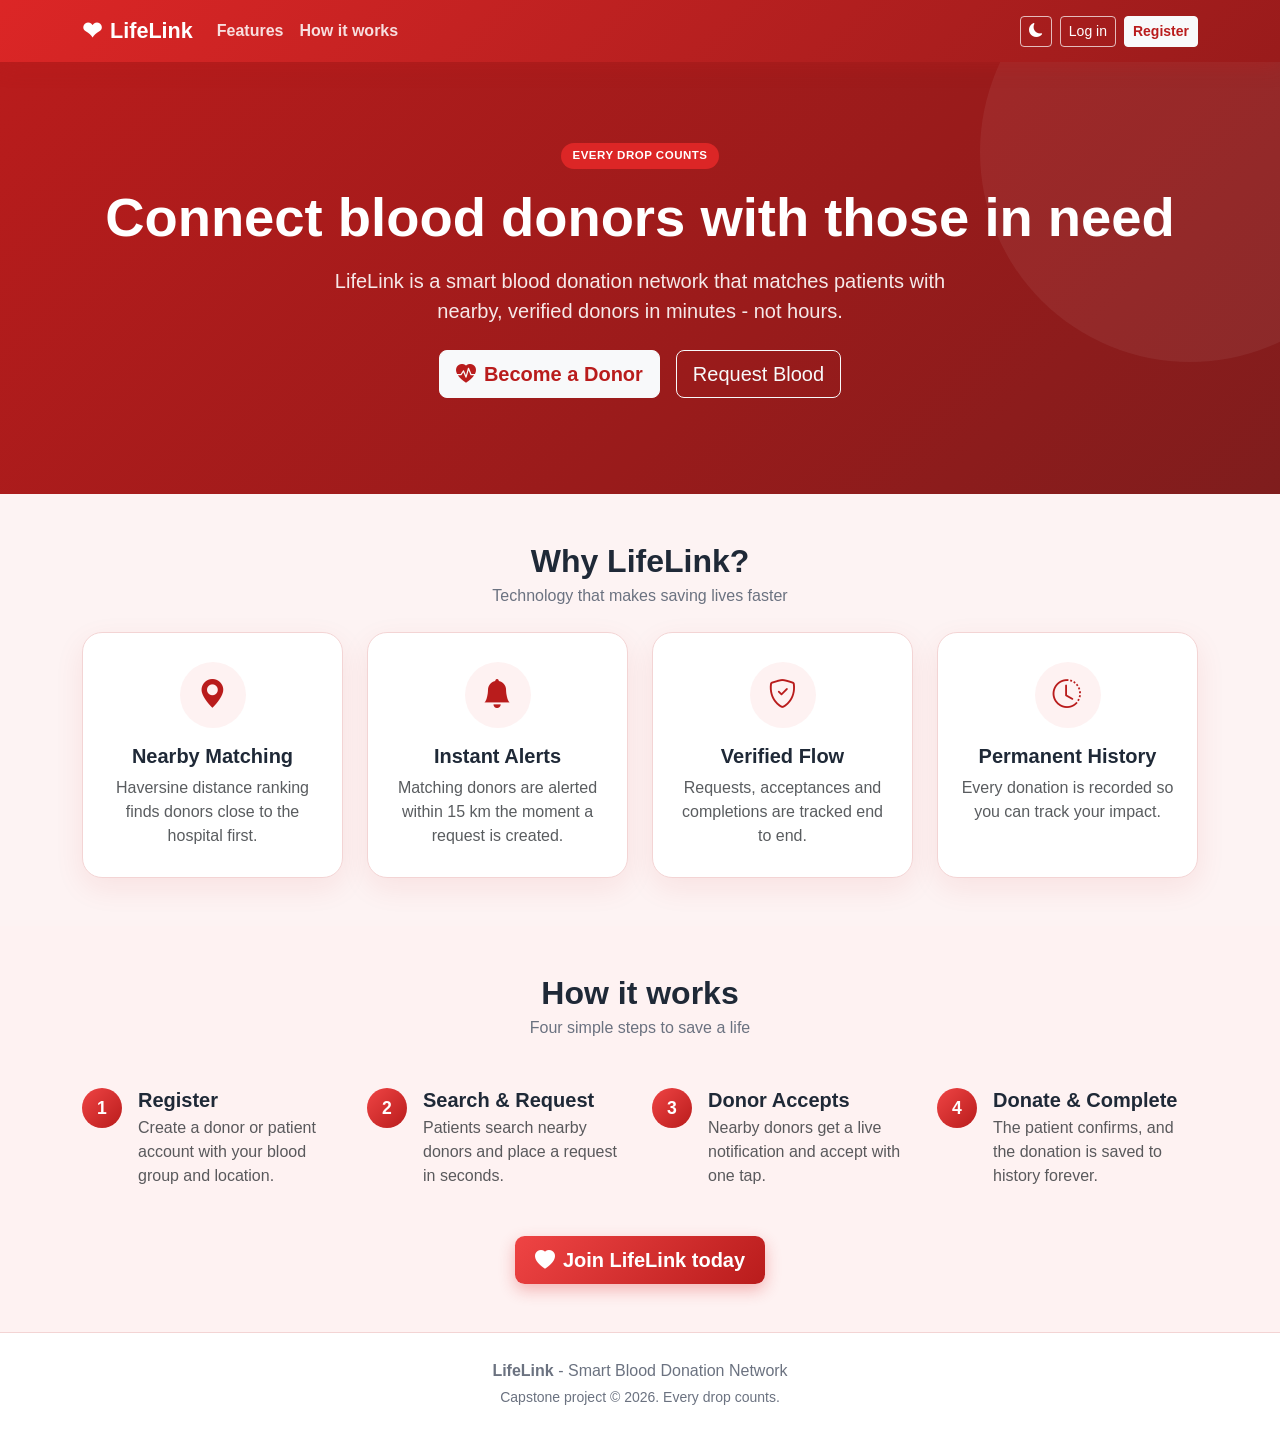
<file: frontend/index.html>
<!DOCTYPE html>
<html lang="en" data-theme="light">
<head>
    <meta charset="UTF-8">
    <meta name="viewport" content="width=device-width, initial-scale=1.0">
    <title>LifeLink - Smart Blood Donation Network</title>
    <link href="https://cdn.jsdelivr.net/npm/bootstrap@5.3.3/dist/css/bootstrap.min.css" rel="stylesheet">
    <link href="https://cdn.jsdelivr.net/npm/bootstrap-icons@1.11.3/font/bootstrap-icons.min.css" rel="stylesheet">
    <link href="css/style.css" rel="stylesheet">
    <link rel="icon" type="image/svg+xml" href="images/favicon.svg">
</head>
<body>

    <nav class="navbar navbar-expand-lg navbar-dark navbar-lifelink">
        <div class="container">
            <a class="navbar-brand" href="index.html"><span class="heart">&#10084;</span> LifeLink</a>
            <button class="navbar-toggler" type="button" data-bs-toggle="collapse" data-bs-target="#landingNav"
                aria-controls="landingNav" aria-expanded="false" aria-label="Toggle navigation">
                <span class="navbar-toggler-icon"></span>
            </button>
            <div class="collapse navbar-collapse" id="landingNav">
                <ul class="navbar-nav me-auto">
                    <li class="nav-item"><a class="nav-link" href="#features">Features</a></li>
                    <li class="nav-item"><a class="nav-link" href="#how">How it works</a></li>
                </ul>
                <div class="d-flex align-items-center gap-2">
                    <button class="btn btn-outline-light btn-sm" id="themeToggle" title="Toggle dark mode">
                        <i class="bi bi-moon-fill"></i>
                    </button>
                    <a href="login.html" class="btn btn-outline-light btn-sm">Log in</a>
                    <a href="register.html" class="btn btn-light btn-sm fw-bold text-danger-700">Register</a>
                </div>
            </div>
        </div>
    </nav>

    <header class="hero text-center">
        <div class="container position-relative">
            <span class="d-inline-block emergency-badge mb-3">Every drop counts</span>
            <h1>Connect blood donors with those in need</h1>
            <p class="lead mx-auto mt-3">
                LifeLink is a smart blood donation network that matches patients with nearby,
                verified donors in minutes - not hours.
            </p>
            <div class="d-flex flex-wrap justify-content-center gap-3 mt-4">
                <a href="register.html" class="btn btn-light btn-lg fw-bold text-danger-700">
                    <i class="bi bi-heart-pulse-fill me-2"></i>Become a Donor
                </a>
                <a href="login.html" class="btn btn-outline-light btn-lg">Request Blood</a>
            </div>
        </div>
    </header>

    <section class="py-5">
        <div class="container">
            <h2 class="text-center section-title">Why LifeLink?</h2>
            <p class="text-center section-subtitle">Technology that makes saving lives faster</p>
            <div class="row g-4">
                <div class="col-md-6 col-lg-3">
                    <div class="card-lifelink feature-card animate-in">
                        <div class="feature-icon"><i class="bi bi-geo-alt-fill text-danger-700"></i></div>
                        <h5 class="fw-bold">Nearby Matching</h5>
                        <p class="text-muted mb-0">Haversine distance ranking finds donors close to the hospital first.</p>
                    </div>
                </div>
                <div class="col-md-6 col-lg-3">
                    <div class="card-lifelink feature-card animate-in">
                        <div class="feature-icon"><i class="bi bi-bell-fill text-danger-700"></i></div>
                        <h5 class="fw-bold">Instant Alerts</h5>
                        <p class="text-muted mb-0">Matching donors are alerted within 15 km the moment a request is created.</p>
                    </div>
                </div>
                <div class="col-md-6 col-lg-3">
                    <div class="card-lifelink feature-card animate-in">
                        <div class="feature-icon"><i class="bi bi-shield-check text-danger-700"></i></div>
                        <h5 class="fw-bold">Verified Flow</h5>
                        <p class="text-muted mb-0">Requests, acceptances and completions are tracked end to end.</p>
                    </div>
                </div>
                <div class="col-md-6 col-lg-3">
                    <div class="card-lifelink feature-card animate-in">
                        <div class="feature-icon"><i class="bi bi-clock-history text-danger-700"></i></div>
                        <h5 class="fw-bold">Permanent History</h5>
                        <p class="text-muted mb-0">Every donation is recorded so you can track your impact.</p>
                    </div>
                </div>
            </div>
        </div>
    </section>

    <section id="how" class="py-5" style="background: var(--red-50);">
        <div class="container">
            <h2 class="text-center section-title">How it works</h2>
            <p class="text-center section-subtitle">Four simple steps to save a life</p>
            <div class="row g-4 mt-2">
                <div class="col-md-6 col-lg-3">
                    <div class="d-flex gap-3 align-items-start">
                        <span class="step-number">1</span>
                        <div>
                            <h5 class="fw-bold mb-1">Register</h5>
                            <p class="text-muted mb-0">Create a donor or patient account with your blood group and location.</p>
                        </div>
                    </div>
                </div>
                <div class="col-md-6 col-lg-3">
                    <div class="d-flex gap-3 align-items-start">
                        <span class="step-number">2</span>
                        <div>
                            <h5 class="fw-bold mb-1">Search & Request</h5>
                            <p class="text-muted mb-0">Patients search nearby donors and place a request in seconds.</p>
                        </div>
                    </div>
                </div>
                <div class="col-md-6 col-lg-3">
                    <div class="d-flex gap-3 align-items-start">
                        <span class="step-number">3</span>
                        <div>
                            <h5 class="fw-bold mb-1">Donor Accepts</h5>
                            <p class="text-muted mb-0">Nearby donors get a live notification and accept with one tap.</p>
                        </div>
                    </div>
                </div>
                <div class="col-md-6 col-lg-3">
                    <div class="d-flex gap-3 align-items-start">
                        <span class="step-number">4</span>
                        <div>
                            <h5 class="fw-bold mb-1">Donate & Complete</h5>
                            <p class="text-muted mb-0">The patient confirms, and the donation is saved to history forever.</p>
                        </div>
                    </div>
                </div>
            </div>
            <div class="text-center mt-5">
                <a href="register.html" class="btn btn-lifelink btn-lg">
                    <i class="bi bi-heart-fill me-2"></i>Join LifeLink today
                </a>
            </div>
        </div>
    </section>

    <footer class="site-footer text-center">
        <div class="container">
            <p class="mb-1"><strong>LifeLink</strong> - Smart Blood Donation Network</p>
            <p class="mb-0 small">Capstone project &copy; 2026. Every drop counts.</p>
        </div>
    </footer>

    <script src="https://cdn.jsdelivr.net/npm/bootstrap@5.3.3/dist/js/bootstrap.bundle.min.js"></script>
    <script src="js/ui.js"></script>
    <script src="js/api.js"></script>
    <script>
        initTheme();
        document.getElementById('themeToggle').addEventListener('click', toggleTheme);
    </script>
</body>
</html>
</file>
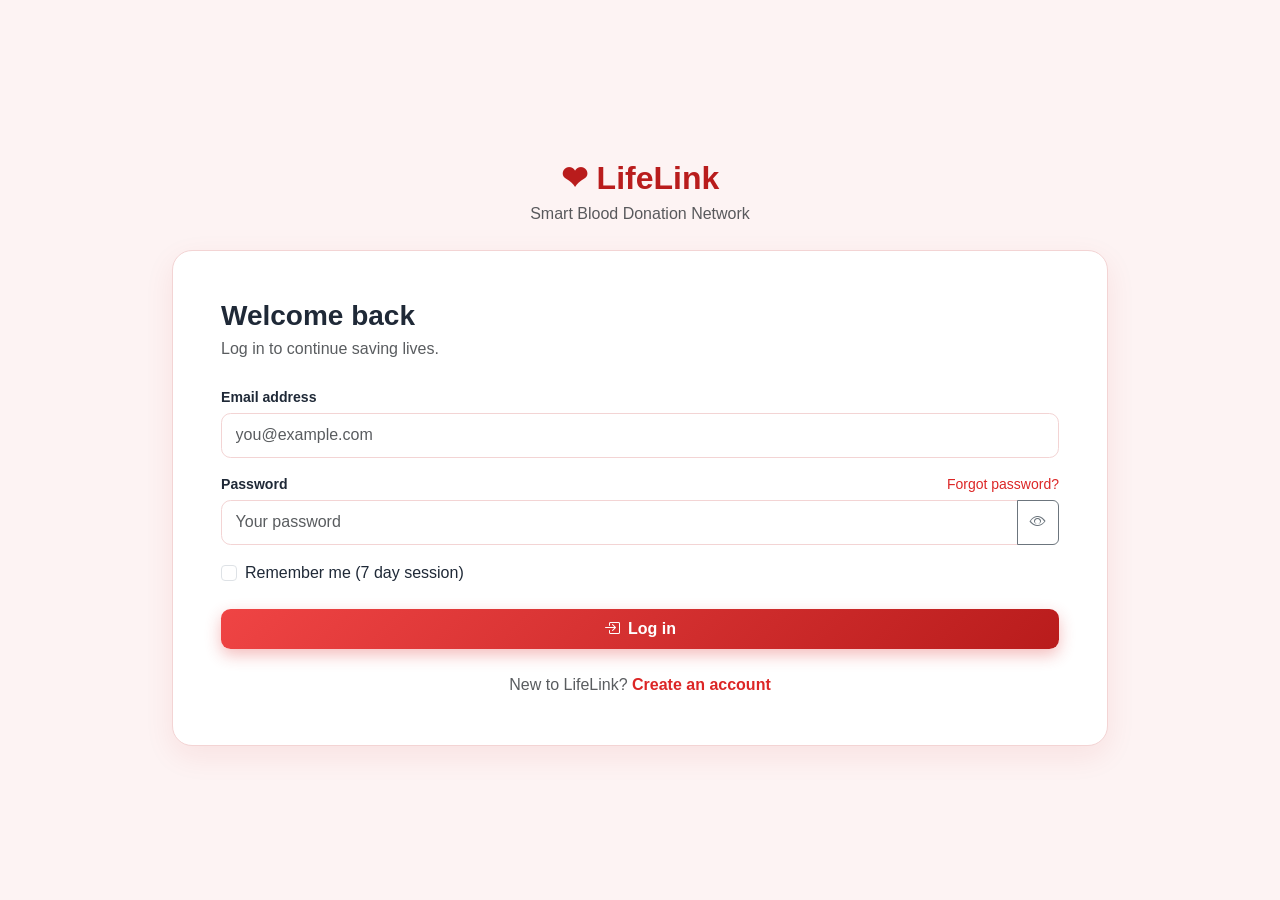
<file: frontend/home.html>
<!DOCTYPE html>
<html lang="en">
<head>
    <meta charset="UTF-8">
    <meta name="viewport" content="width=device-width, initial-scale=1.0">
    <title>Home - LifeLink</title>
    <link href="https://cdn.jsdelivr.net/npm/bootstrap@5.3.3/dist/css/bootstrap.min.css" rel="stylesheet">
    <link href="https://cdn.jsdelivr.net/npm/bootstrap-icons@1.11.3/font/bootstrap-icons.min.css" rel="stylesheet">
    <link href="css/style.css" rel="stylesheet">
    <link rel="icon" type="image/svg+xml" href="images/favicon.svg">
</head>
<body>
    <div id="navbarSlot"></div>

    <main class="container py-4">
        <div class="d-flex flex-wrap justify-content-between align-items-center mb-4">
            <div>
                <h1 class="section-title mb-0" id="greeting">Welcome</h1>
                <p class="text-muted mb-0" id="userLine">Your dashboard</p>
            </div>
            <div class="d-flex gap-2">
                <div class="form-check form-switch d-none" id="availToggleWrap">
                    <input class="form-check-input" type="checkbox" role="switch" id="availToggle">
                    <label class="form-check-label" for="availToggle" id="availLabel">Available</label>
                </div>
                <button class="btn btn-lifelink" id="newRequestBtn">
                    <i class="bi bi-plus-circle me-1"></i>New Blood Request
                </button>
            </div>
        </div>

        <div class="reminder-banner d-none mb-4" id="reminderBanner">
            <i class="bi bi-exclamation-triangle-fill fs-4"></i>
            <div>
                It has been more than 90 days since your last donation.
                <a href="profile.html" class="text-white text-decoration-underline fw-bold">Update your status</a>.
            </div>
        </div>

        <div class="card-lifelink p-3 p-md-4 mb-4">
            <form id="homeSearchForm">
                <div class="row g-2 align-items-end">
                    <div class="col-md-5">
                        <label class="form-label">Blood Group</label>
                        <select class="form-select" id="homeBloodGroup">
                            <option value="">All blood groups</option>
                            <option>A+</option><option>A-</option><option>B+</option><option>B-</option>
                            <option>AB+</option><option>AB-</option><option>O+</option><option>O-</option>
                        </select>
                    </div>
                    <div class="col-md-4">
                        <label class="form-label">Location</label>
                        <div class="input-group">
                            <button class="btn btn-lifelink-soft" type="button" id="homeLocateBtn"><i class="bi bi-crosshair"></i></button>
                            <input class="form-control" id="homeLocText" placeholder="Your location" readonly>
                        </div>
                    </div>
                    <div class="col-md-3">
                        <button type="submit" class="btn btn-lifelink w-100" id="homeSearchBtn">
                            <i class="bi bi-search me-1"></i>Search Donors
                        </button>
                    </div>
                </div>
            </form>
        </div>

        <div class="d-flex justify-content-between align-items-center mb-3">
            <h2 class="h5 fw-bold mb-0"><i class="bi bi-people-fill me-2 text-danger-700"></i>Nearby Donors</h2>
            <span class="text-muted small" id="homeResultInfo"></span>
        </div>
        <div class="row g-3" id="donorGrid"></div>
        <div class="mt-4" id="homePagination"></div>
    </main>

    <footer class="site-footer text-center">
        <div class="container">
            <p class="mb-0 small">LifeLink - Smart Blood Donation Network</p>
        </div>
    </footer>

    <script src="https://cdn.jsdelivr.net/npm/bootstrap@5.3.3/dist/js/bootstrap.bundle.min.js"></script>
    <script src="js/api.js"></script>
    <script src="js/ui.js"></script>
    <script src="js/app.js"></script>
    <script src="js/donors.js"></script>
    <script src="js/request.js"></script>
    <script src="js/home.js"></script>
</body>
</html>
</file>
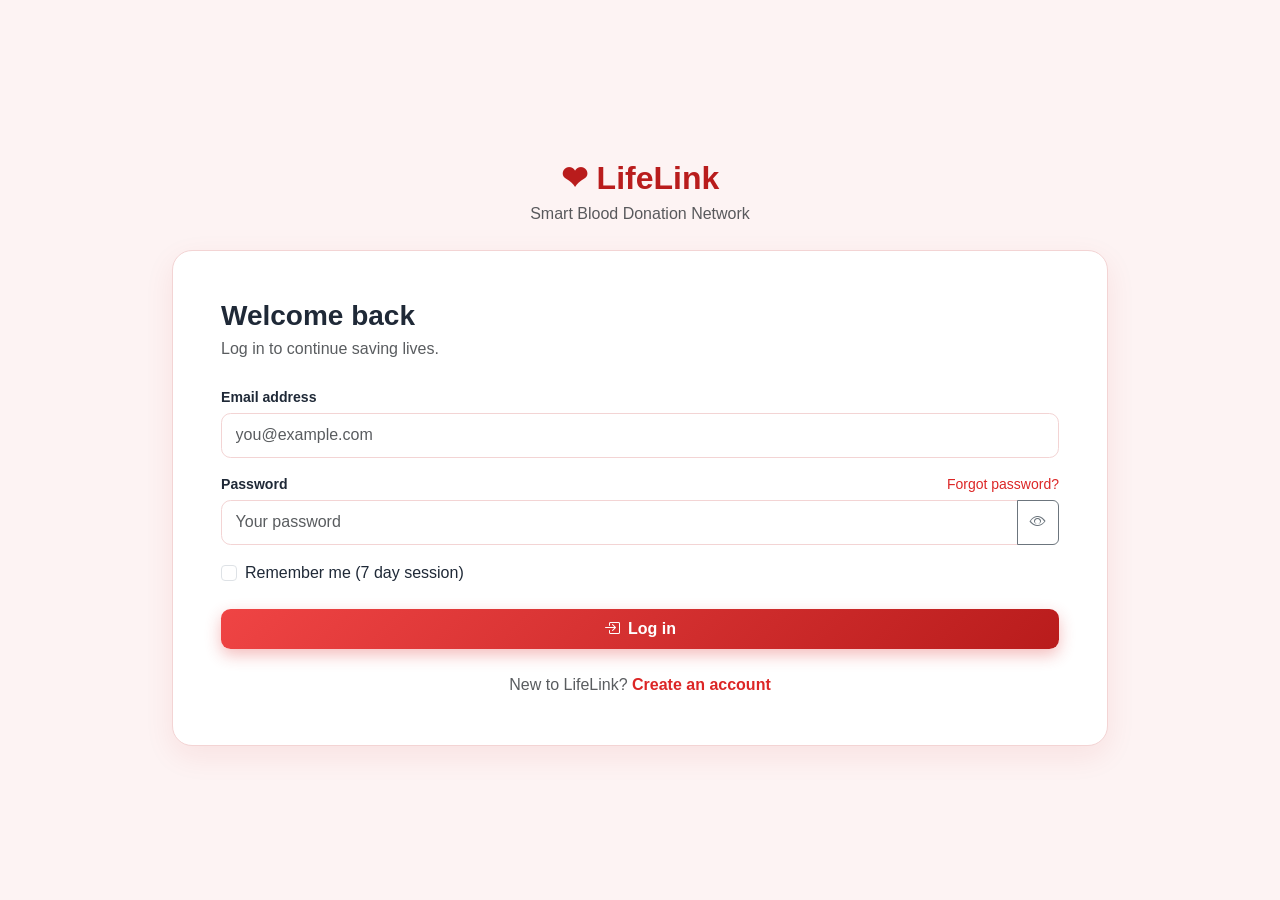
<file: frontend/login.html>
<!DOCTYPE html>
<html lang="en">
<head>
    <meta charset="UTF-8">
    <meta name="viewport" content="width=device-width, initial-scale=1.0">
    <title>Log in - LifeLink</title>
    <link href="https://cdn.jsdelivr.net/npm/bootstrap@5.3.3/dist/css/bootstrap.min.css" rel="stylesheet">
    <link href="https://cdn.jsdelivr.net/npm/bootstrap-icons@1.11.3/font/bootstrap-icons.min.css" rel="stylesheet">
    <link href="css/style.css" rel="stylesheet">
    <link rel="icon" type="image/svg+xml" href="images/favicon.svg">
</head>
<body class="d-flex align-items-center" style="min-height:100vh;">
    <div class="container container-tight py-4">
        <div class="text-center mb-4">
            <a class="navbar-brand text-danger-700 fs-2 fw-bold" href="index.html"><span class="heart">&#10084;</span> LifeLink</a>
            <p class="text-muted">Smart Blood Donation Network</p>
        </div>

        <div class="card-lifelink p-4 p-md-5 animate-in">
            <h1 class="h3 fw-bold mb-1">Welcome back</h1>
            <p class="text-muted mb-4">Log in to continue saving lives.</p>

            <form id="loginForm" novalidate>
                <div class="mb-3">
                    <label class="form-label" for="email">Email address</label>
                    <input type="email" class="form-control" id="email" placeholder="you@example.com" required autocomplete="email">
                    <div class="invalid-feedback" id="emailError">Please enter a valid email address.</div>
                </div>

                <div class="mb-3">
                    <div class="d-flex justify-content-between">
                        <label class="form-label" for="password">Password</label>
                        <a href="#" class="small" data-bs-toggle="modal" data-bs-target="#forgotModal">Forgot password?</a>
                    </div>
                    <div class="input-group">
                        <input type="password" class="form-control" id="password" placeholder="Your password" required autocomplete="current-password">
                        <button class="btn btn-outline-secondary" type="button" id="togglePassword" tabindex="-1">
                            <i class="bi bi-eye"></i>
                        </button>
                    </div>
                    <div class="invalid-feedback" id="passwordError">Password is required.</div>
                </div>

                <div class="form-check mb-4">
                    <input class="form-check-input" type="checkbox" id="remember">
                    <label class="form-check-label" for="remember">Remember me (7 day session)</label>
                </div>

                <button type="submit" class="btn btn-lifelink w-100 py-2">
                    <span class="inline-loader" id="loginLoader"></span>
                    <span id="loginText"><i class="bi bi-box-arrow-in-right me-2"></i>Log in</span>
                </button>
            </form>

            <div class="text-center mt-4">
                <span class="text-muted">New to LifeLink?</span>
                <a href="register.html" class="fw-bold">Create an account</a>
            </div>
        </div>
    </div>

    <!-- Forgot password modal -->
    <div class="modal fade" id="forgotModal" tabindex="-1" aria-hidden="true">
        <div class="modal-dialog">
            <div class="modal-content">
                <div class="modal-header">
                    <h5 class="modal-title"><i class="bi bi-key-fill me-2"></i>Reset password</h5>
                    <button type="button" class="btn-close" data-bs-dismiss="modal" aria-label="Close"></button>
                </div>
                <div class="modal-body">
                    <p class="text-muted small">Enter your account email and we will send you a link to set a new password.</p>
                    <form id="forgotForm" novalidate>
                        <div class="mb-3">
                            <input type="email" class="form-control" id="forgotEmail" placeholder="you@example.com" required>
                            <div class="invalid-feedback">Please enter your account email.</div>
                        </div>
                        <button type="submit" class="btn btn-lifelink w-100">
                            <span class="inline-loader" id="forgotLoader"></span>
                            <span id="forgotText">Send reset link</span>
                        </button>
                    </form>
                </div>
            </div>
        </div>
    </div>

    <script src="https://cdn.jsdelivr.net/npm/bootstrap@5.3.3/dist/js/bootstrap.bundle.min.js"></script>
    <script src="js/ui.js"></script>
    <script src="js/api.js"></script>
    <script src="js/auth.js"></script>
</body>
</html>
</file>
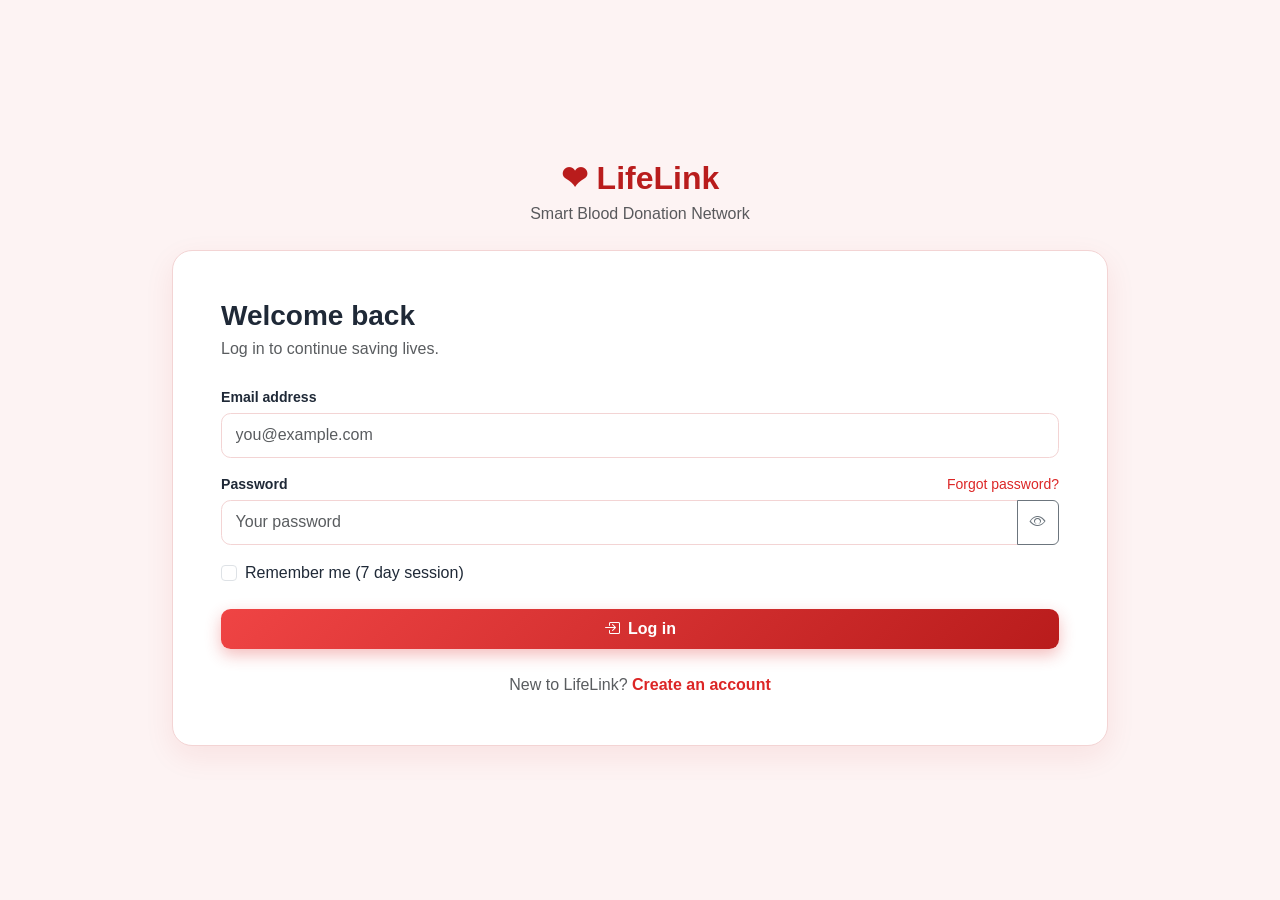
<file: frontend/profile.html>
<!DOCTYPE html>
<html lang="en">
<head>
    <meta charset="UTF-8">
    <meta name="viewport" content="width=device-width, initial-scale=1.0">
    <title>My Profile - LifeLink</title>
    <link href="https://cdn.jsdelivr.net/npm/bootstrap@5.3.3/dist/css/bootstrap.min.css" rel="stylesheet">
    <link href="https://cdn.jsdelivr.net/npm/bootstrap-icons@1.11.3/font/bootstrap-icons.min.css" rel="stylesheet">
    <link href="css/style.css" rel="stylesheet">
    <link rel="icon" type="image/svg+xml" href="images/favicon.svg">
</head>
<body>
    <div id="navbarSlot"></div>

    <main class="container container-tight py-4">
        <h1 class="section-title"><i class="bi bi-person-circle me-2 text-danger-700"></i>My Profile</h1>
        <p class="section-subtitle">Manage your personal details and availability.</p>

        <div class="card-lifelink p-4 p-md-5 mb-4 animate-in">
            <div class="text-center mb-4">
                <div class="position-relative d-inline-block">
                    <div id="photoPreview" class="profile-photo-lg d-flex align-items-center justify-content-center fw-bold fs-1 text-danger-700">
                        <i class="bi bi-person-fill"></i>
                    </div>
                    <button class="btn btn-lifelink btn-sm position-absolute bottom-0 end-0 rounded-circle"
                        id="photoBtn" title="Change photo"><i class="bi bi-camera-fill"></i></button>
                    <input type="file" id="photoInput" accept="image/png,image/jpeg,image/jpg,image/webp,image/gif" hidden>
                </div>
                <div class="mt-2">
                    <span class="role-badge role-ADMIN" id="roleBadge"></span>
                    <span class="bg-chip ms-1" id="profileGroupChip"></span>
                </div>
                <p class="text-muted mb-0 mt-2" id="profileEmail"></p>
            </div>

            <form id="profileForm" novalidate>
                <div class="row g-3">
                    <div class="col-md-6">
                        <label class="form-label" for="pName">Full Name</label>
                        <input type="text" class="form-control" id="pName" required maxlength="120">
                    </div>
                    <div class="col-md-6">
                        <label class="form-label" for="pPhone">Phone Number</label>
                        <input type="tel" class="form-control" id="pPhone" required>
                    </div>
                    <div class="col-md-6">
                        <label class="form-label" for="pBloodGroup">Blood Group</label>
                        <select class="form-select" id="pBloodGroup">
                            <option value="">Select</option>
                            <option>A+</option><option>A-</option><option>B+</option><option>B-</option>
                            <option>AB+</option><option>AB-</option><option>O+</option><option>O-</option>
                        </select>
                    </div>
                    <div class="col-md-6 d-flex align-items-end">
                        <div class="form-check form-switch">
                            <input class="form-check-input" type="checkbox" role="switch" id="pAvailable">
                            <label class="form-check-label" for="pAvailable" id="pAvailableLabel">Available to donate</label>
                        </div>
                    </div>
                    <div class="col-md-6">
                        <label class="form-label" for="pDistrict">District</label>
                        <input type="text" class="form-control" id="pDistrict">
                    </div>
                    <div class="col-12">
                        <label class="form-label">Location</label>
                        <div class="d-flex flex-wrap gap-2">
                            <button type="button" class="btn btn-lifelink-soft btn-sm" id="pLocateBtn">
                                <i class="bi bi-crosshair me-1"></i>Use my current location
                            </button>
                            <span class="align-self-center small text-muted" id="pLocStatus">Location not set</span>
                        </div>
                        <input type="hidden" id="pLatitude">
                        <input type="hidden" id="pLongitude">
                    </div>
                </div>
                <button type="submit" class="btn btn-lifelink w-100 py-2 mt-4">
                    <span class="inline-loader" id="profileLoader"></span>
                    <span id="profileBtnText"><i class="bi bi-check2-circle me-2"></i>Save Changes</span>
                </button>
            </form>
        </div>

        <div class="card-lifelink p-4 p-md-5 animate-in">
            <h2 class="h5 fw-bold mb-3"><i class="bi bi-shield-lock-fill me-2 text-danger-700"></i>Change Password</h2>
            <form id="passwordForm" novalidate>
                <div class="mb-3">
                    <label class="form-label" for="currentPassword">Current Password</label>
                    <input type="password" class="form-control" id="currentPassword" required>
                </div>
                <div class="mb-3">
                    <label class="form-label" for="newPassword">New Password <span class="text-muted small">(min 8 chars)</span></label>
                    <input type="password" class="form-control" id="newPassword" required minlength="8">
                </div>
                <div class="mb-4">
                    <label class="form-label" for="confirmNewPassword">Confirm New Password</label>
                    <input type="password" class="form-control" id="confirmNewPassword" required>
                </div>
                <button type="submit" class="btn btn-outline-danger w-100">
                    <span class="inline-loader" id="pwLoader"></span>
                    <span id="pwBtnText"><i class="bi bi-key-fill me-2"></i>Update Password</span>
                </button>
            </form>
        </div>
    </main>

    <footer class="site-footer text-center">
        <div class="container">
            <p class="mb-0 small">LifeLink - Smart Blood Donation Network</p>
        </div>
    </footer>

    <script src="https://cdn.jsdelivr.net/npm/bootstrap@5.3.3/dist/js/bootstrap.bundle.min.js"></script>
    <script src="js/api.js"></script>
    <script src="js/ui.js"></script>
    <script src="js/app.js"></script>
    <script src="js/profile.js"></script>
</body>
</html>
</file>
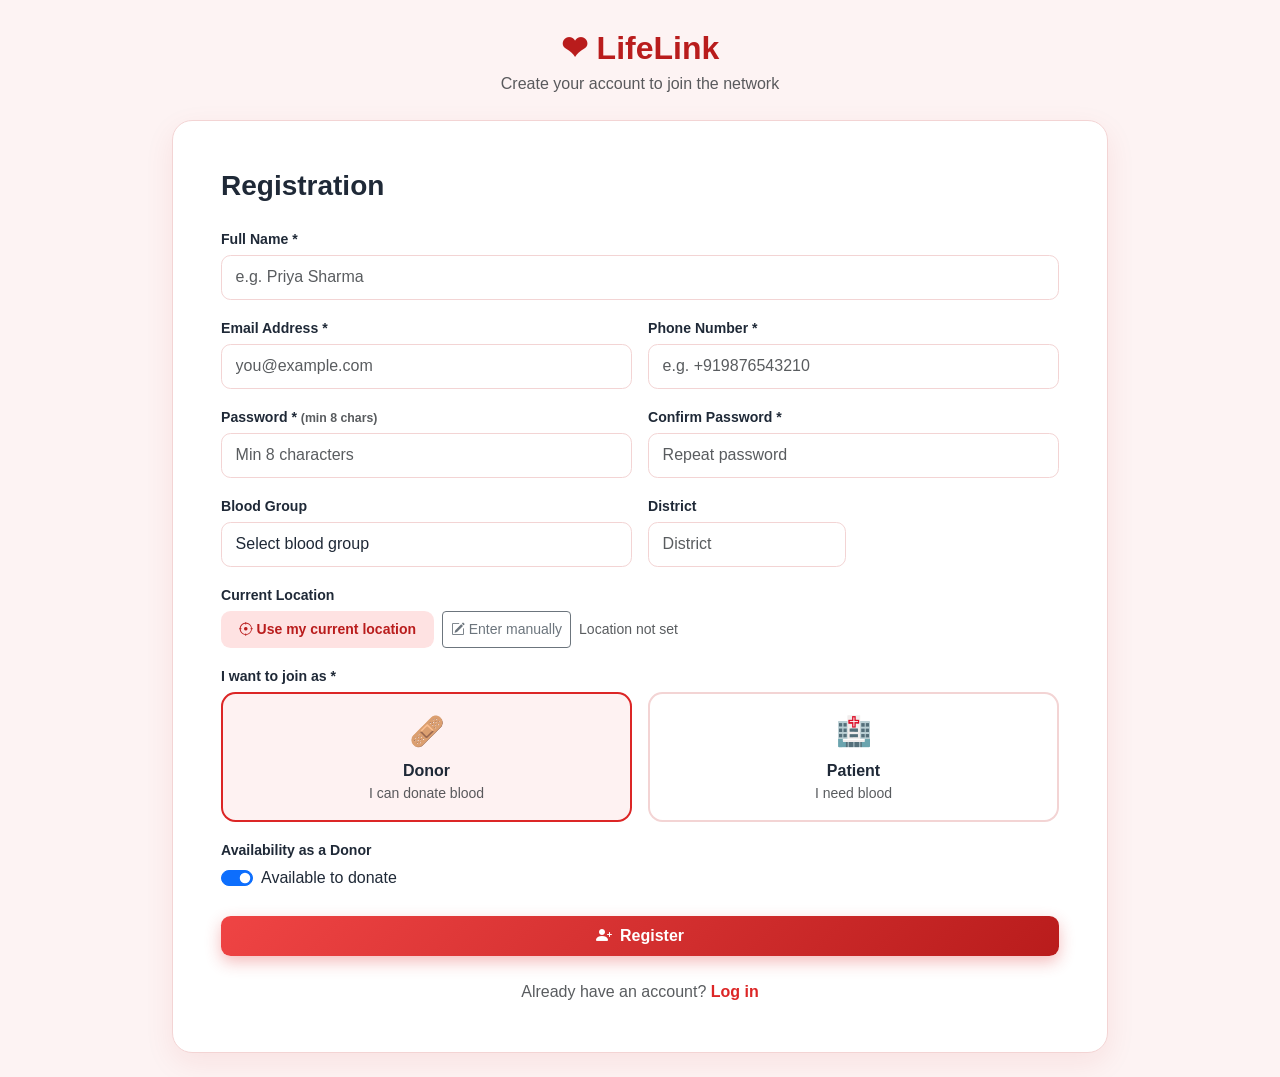
<file: frontend/register.html>
<!DOCTYPE html>
<html lang="en">
<head>
    <meta charset="UTF-8">
    <meta name="viewport" content="width=device-width, initial-scale=1.0">
    <title>Create account - LifeLink</title>
    <link href="https://cdn.jsdelivr.net/npm/bootstrap@5.3.3/dist/css/bootstrap.min.css" rel="stylesheet">
    <link href="https://cdn.jsdelivr.net/npm/bootstrap-icons@1.11.3/font/bootstrap-icons.min.css" rel="stylesheet">
    <link href="css/style.css" rel="stylesheet">
    <link rel="icon" type="image/svg+xml" href="images/favicon.svg">
</head>
<body style="background: var(--bg); min-height:100vh;">
    <div class="container container-tight py-4">
        <div class="text-center mb-4">
            <a class="navbar-brand text-danger-700 fs-2 fw-bold" href="index.html"><span class="heart">&#10084;</span> LifeLink</a>
            <p class="text-muted">Create your account to join the network</p>
        </div>

        <div class="card-lifelink p-4 p-md-5 animate-in">
            <h1 class="h3 fw-bold mb-4">Registration</h1>

            <form id="registerForm" novalidate>
                <div class="row g-3">
                    <div class="col-12">
                        <label class="form-label" for="name">Full Name *</label>
                        <input type="text" class="form-control" id="name" placeholder="e.g. Priya Sharma" required>
                        <div class="invalid-feedback">Please enter your full name.</div>
                    </div>

                    <div class="col-md-6">
                        <label class="form-label" for="regEmail">Email Address *</label>
                        <input type="email" class="form-control" id="regEmail" placeholder="you@example.com" required>
                        <div class="invalid-feedback">Please enter a valid email address.</div>
                    </div>

                    <div class="col-md-6">
                        <label class="form-label" for="phone">Phone Number *</label>
                        <input type="tel" class="form-control" id="phone" placeholder="e.g. +919876543210" required>
                        <div class="invalid-feedback">Please enter a valid phone number.</div>
                    </div>

                    <div class="col-md-6">
                        <label class="form-label" for="regPassword">Password * <span class="text-muted small">(min 8 chars)</span></label>
                        <input type="password" class="form-control" id="regPassword" placeholder="Min 8 characters" required minlength="8">
                        <div class="invalid-feedback">Password must be at least 8 characters.</div>
                    </div>

                    <div class="col-md-6">
                        <label class="form-label" for="confirmPassword">Confirm Password *</label>
                        <input type="password" class="form-control" id="confirmPassword" placeholder="Repeat password" required>
                        <div class="invalid-feedback">Passwords do not match.</div>
                    </div>

                    <div class="col-md-6">
                        <label class="form-label" for="bloodGroup">Blood Group</label>
                        <select class="form-select" id="bloodGroup">
                            <option value="">Select blood group</option>
                            <option value="A+">A+</option>
                            <option value="A-">A-</option>
                            <option value="B+">B+</option>
                            <option value="B-">B-</option>
                            <option value="AB+">AB+</option>
                            <option value="AB-">AB-</option>
                            <option value="O+">O+</option>
                            <option value="O-">O-</option>
                        </select>
                        <div class="invalid-feedback">Blood group is required for donors.</div>
                    </div>

        

                    <div class="col-md-3">
                        <label class="form-label" for="district">District</label>
                        <input type="text" class="form-control" id="district" placeholder="District">
                    </div>
    

                    <div class="col-12">
                        <label class="form-label">Current Location</label>
                        <div class="d-flex flex-wrap gap-2">
                            <button type="button" class="btn btn-lifelink-soft btn-sm" id="locateBtn">
                                <i class="bi bi-crosshair me-1"></i>Use my current location
                            </button>
                            <button type="button" class="btn btn-outline-secondary btn-sm" id="manualLocBtn">
                                <i class="bi bi-pencil-square me-1"></i>Enter manually
                            </button>
                            <span class="align-self-center small text-muted" id="locStatus">Location not set</span>
                        </div>
                        <input type="hidden" id="latitude">
                        <input type="hidden" id="longitude">
                        <div class="mt-2 small text-muted d-none" id="manualLocBox">
                            <div class="row g-2">
                                <div class="col-auto">
                                    <input type="number" step="any" class="form-control form-control-sm" id="manualLat" placeholder="Latitude">
                                </div>
                                <div class="col-auto">
                                    <input type="number" step="any" class="form-control form-control-sm" id="manualLng" placeholder="Longitude">
                                </div>
                                <div class="col-auto align-self-center">
                                    <button type="button" class="btn btn-sm btn-success-soft" id="setManualLoc">Set</button>
                                </div>
                            </div>
                        </div>
                    </div>

                    <div class="col-12">
                        <label class="form-label">I want to join as *</label>
                        <div class="row g-3">
                            <div class="col-6">
                                <div class="role-option selected" data-role="DONOR" id="roleDonor">
                                    <div class="role-icon">&#129657;</div>
                                    <div class="role-name">Donor</div>
                                    <div class="small text-muted">I can donate blood</div>
                                </div>
                            </div>
                            <div class="col-6">
                                <div class="role-option" data-role="PATIENT" id="rolePatient">
                                    <div class="role-icon">&#127973;</div>
                                    <div class="role-name">Patient</div>
                                    <div class="small text-muted">I need blood</div>
                                </div>
                            </div>
                        </div>
                        <input type="hidden" id="role" value="DONOR">
                    </div>

                    <div class="col-12" id="availabilityBox">
                        <label class="form-label">Availability as a Donor</label>
                        <div class="form-check form-switch">
                            <input class="form-check-input" type="checkbox" role="switch" id="available" checked>
                            <label class="form-check-label" for="available" id="availableLabel">Available to donate</label>
                        </div>
                    </div>
                </div>

                <button type="submit" class="btn btn-lifelink w-100 py-2 mt-4">
                    <span class="inline-loader" id="registerLoader"></span>
                    <span id="registerText"><i class="bi bi-person-plus-fill me-2"></i>Register</span>
                </button>
            </form>

            <div class="text-center mt-4">
                <span class="text-muted">Already have an account?</span>
                <a href="login.html" class="fw-bold">Log in</a>
            </div>
        </div>
    </div>

    <script src="https://cdn.jsdelivr.net/npm/bootstrap@5.3.3/dist/js/bootstrap.bundle.min.js"></script>
    <script src="js/ui.js"></script>
    <script src="js/api.js"></script>
    <script src="js/auth.js"></script>
</body>
</html>
</file>
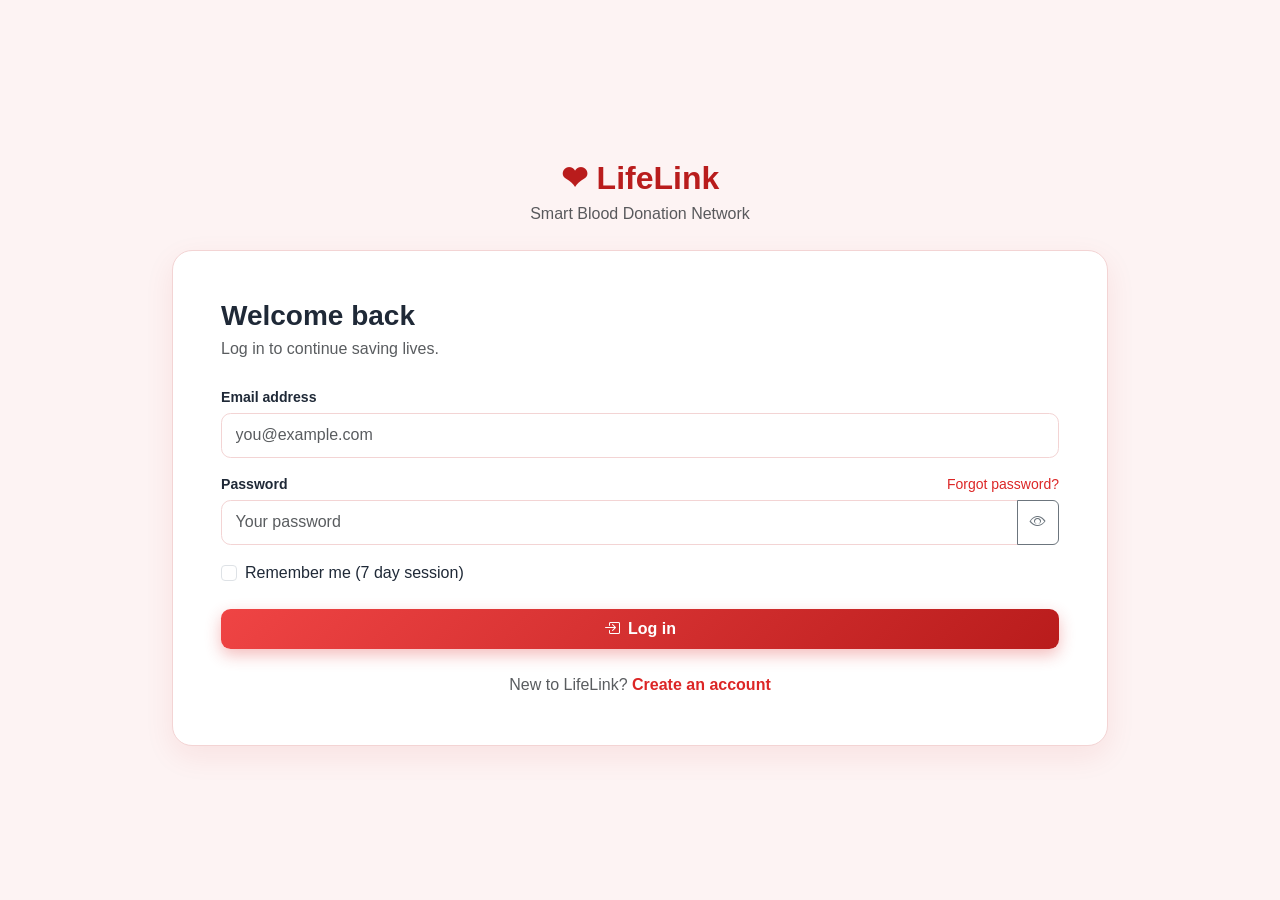
<file: frontend/request.html>
<!DOCTYPE html>
<html lang="en">
<head>
    <meta charset="UTF-8">
    <meta name="viewport" content="width=device-width, initial-scale=1.0">
    <title>Blood Requests - LifeLink</title>
    <link href="https://cdn.jsdelivr.net/npm/bootstrap@5.3.3/dist/css/bootstrap.min.css" rel="stylesheet">
    <link href="https://cdn.jsdelivr.net/npm/bootstrap-icons@1.11.3/font/bootstrap-icons.min.css" rel="stylesheet">
    <link href="css/style.css" rel="stylesheet">
    <link rel="icon" type="image/svg+xml" href="images/favicon.svg">
</head>
<body>
    <div id="navbarSlot"></div>

    <main class="container py-4">
        <div class="d-flex flex-wrap justify-content-between align-items-center mb-4">
            <div>
                <h1 class="section-title mb-0"><i class="bi bi-clipboard2-heart-fill me-2 text-danger-700"></i>Blood Requests</h1>
                <p class="text-muted mb-0">Track and manage your blood requests.</p>
            </div>
            <button class="btn btn-lifelink" id="newRequestBtn">
                <i class="bi bi-plus-circle me-1"></i>New Blood Request
            </button>
        </div>

        <ul class="nav nav-tabs mb-4" id="requestTabs" role="tablist">
            <li class="nav-item" role="presentation">
                <button class="nav-link active" id="myTab" data-bs-toggle="tab" data-bs-target="#myPane" type="button" role="tab">
                    My Requests
                </button>
            </li>
            <li class="nav-item" role="presentation" id="availableTabWrap">
                <button class="nav-link" id="availableTab" data-bs-toggle="tab" data-bs-target="#availablePane" type="button" role="tab">
                    Available For Me
                </button>
            </li>
        </ul>

        <div class="tab-content">
            <div class="tab-pane fade show active" id="myPane" role="tabpanel">
                <div id="myRequestsList"></div>
            </div>
            <div class="tab-pane fade" id="availablePane" role="tabpanel">
                <div id="availableRequestsList"></div>
            </div>
        </div>
    </main>

    <footer class="site-footer text-center">
        <div class="container">
            <p class="mb-0 small">LifeLink - Smart Blood Donation Network</p>
        </div>
    </footer>

    <script src="https://cdn.jsdelivr.net/npm/bootstrap@5.3.3/dist/js/bootstrap.bundle.min.js"></script>
    <script src="js/api.js"></script>
    <script src="js/ui.js"></script>
    <script src="js/app.js"></script>
    <script src="js/request.js"></script>
    <script src="js/requests.js"></script>
</body>
</html>
</file>
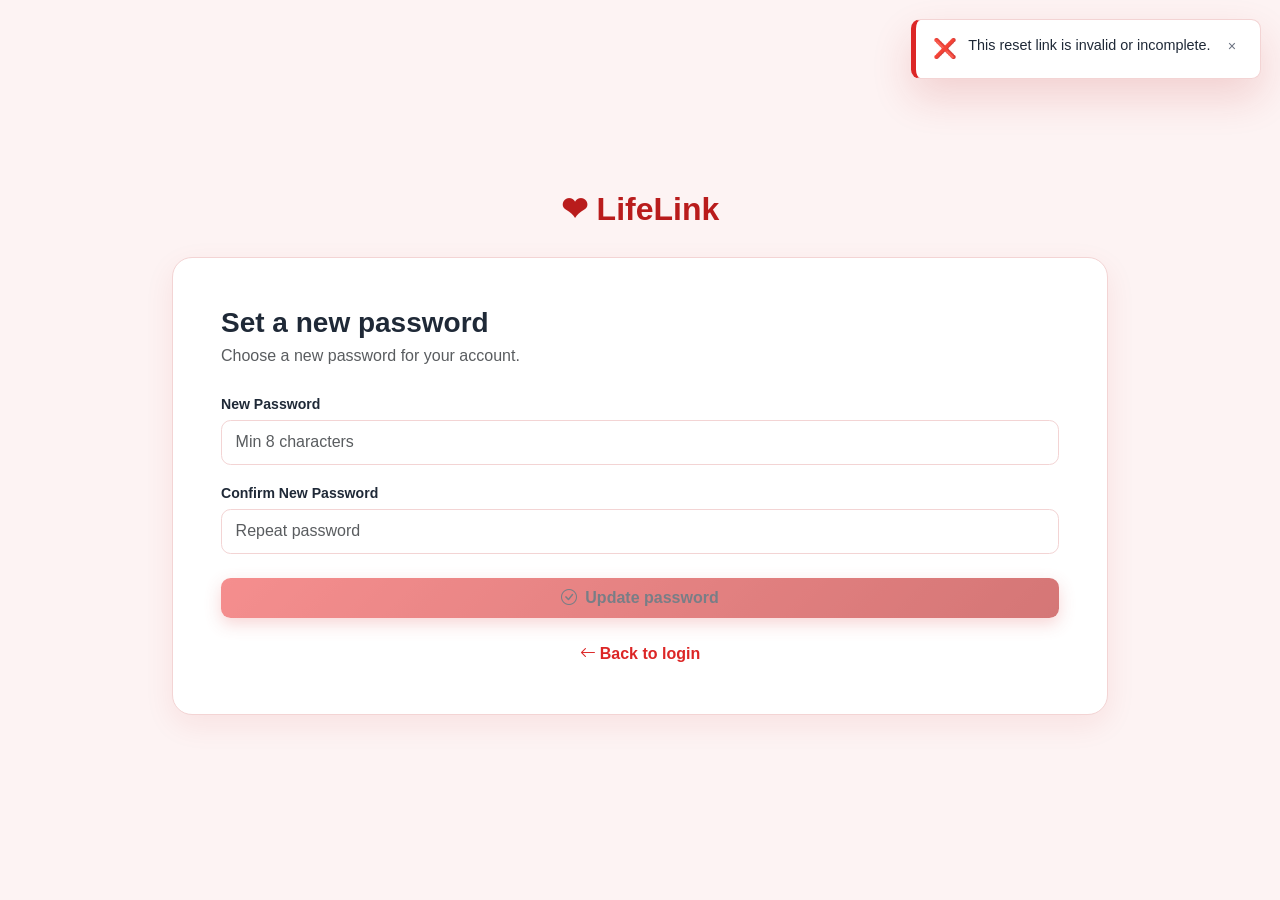
<file: frontend/reset-password.html>
<!DOCTYPE html>
<html lang="en">
<head>
    <meta charset="UTF-8">
    <meta name="viewport" content="width=device-width, initial-scale=1.0">
    <title>Reset password - LifeLink</title>
    <link href="https://cdn.jsdelivr.net/npm/bootstrap@5.3.3/dist/css/bootstrap.min.css" rel="stylesheet">
    <link href="https://cdn.jsdelivr.net/npm/bootstrap-icons@1.11.3/font/bootstrap-icons.min.css" rel="stylesheet">
    <link href="css/style.css" rel="stylesheet">
    <link rel="icon" type="image/svg+xml" href="images/favicon.svg">
</head>
<body class="d-flex align-items-center" style="min-height:100vh;">
    <div class="container container-tight py-4">
        <div class="text-center mb-4">
            <a class="navbar-brand text-danger-700 fs-2 fw-bold" href="index.html"><span class="heart">&#10084;</span> LifeLink</a>
        </div>

        <div class="card-lifelink p-4 p-md-5 animate-in">
            <h1 class="h3 fw-bold mb-1">Set a new password</h1>
            <p class="text-muted mb-4">Choose a new password for your account.</p>

            <form id="resetForm" novalidate>
                <div class="mb-3">
                    <label class="form-label" for="newPassword">New Password</label>
                    <input type="password" class="form-control" id="newPassword" placeholder="Min 8 characters" required minlength="8">
                    <div class="invalid-feedback">Password must be at least 8 characters.</div>
                </div>
                <div class="mb-4">
                    <label class="form-label" for="confirmNewPassword">Confirm New Password</label>
                    <input type="password" class="form-control" id="confirmNewPassword" placeholder="Repeat password" required>
                    <div class="invalid-feedback">Passwords do not match.</div>
                </div>

                <button type="submit" class="btn btn-lifelink w-100 py-2">
                    <span class="inline-loader" id="resetLoader"></span>
                    <span id="resetText"><i class="bi bi-check-circle me-2"></i>Update password</span>
                </button>
            </form>

            <div class="text-center mt-4">
                <a href="login.html" class="fw-bold"><i class="bi bi-arrow-left me-1"></i>Back to login</a>
            </div>
        </div>
    </div>

    <script src="https://cdn.jsdelivr.net/npm/bootstrap@5.3.3/dist/js/bootstrap.bundle.min.js"></script>
    <script src="js/ui.js"></script>
    <script src="js/api.js"></script>
    <script src="js/auth.js"></script>
</body>
</html>
</file>
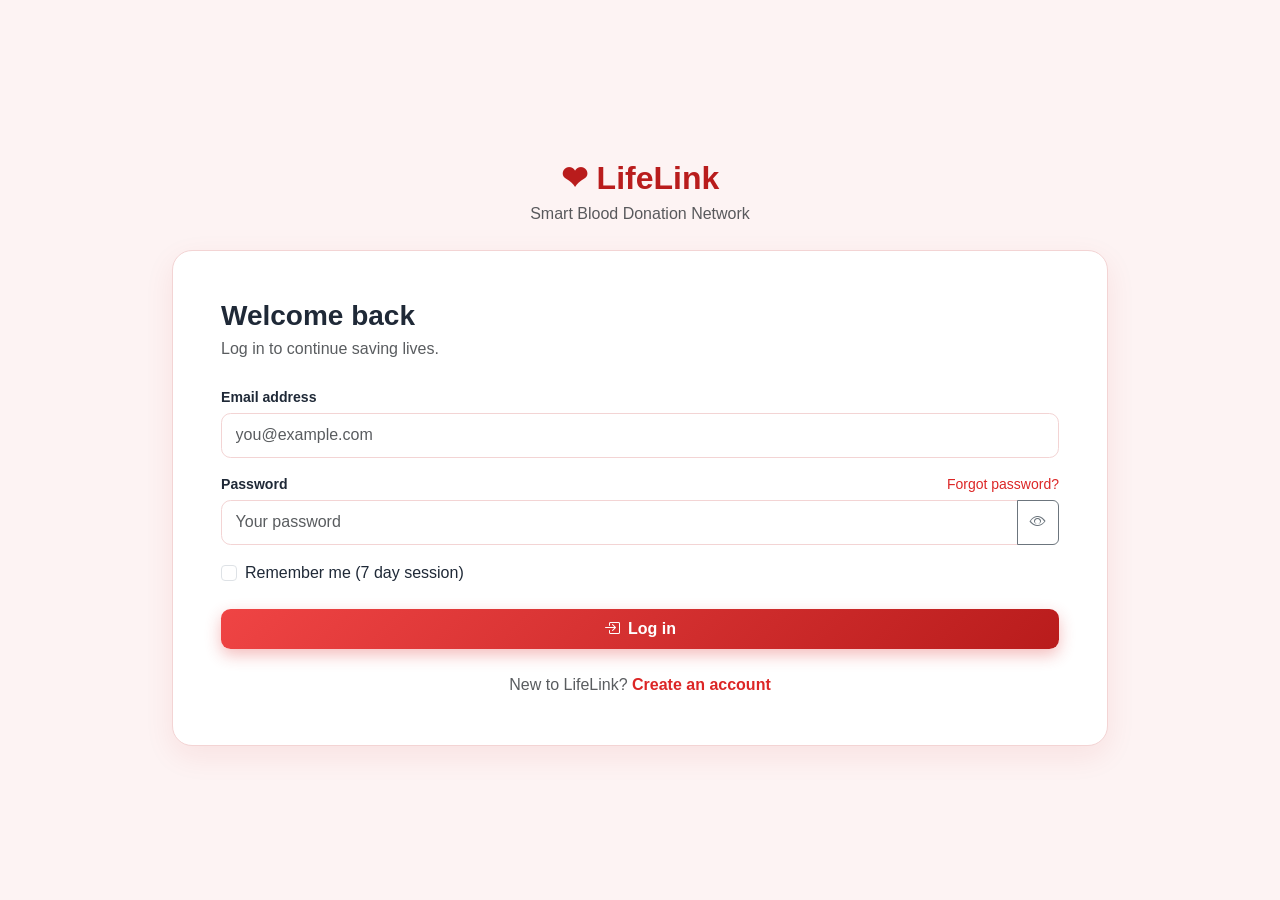
<file: frontend/search.html>
<!DOCTYPE html>
<html lang="en">
<head>
    <meta charset="UTF-8">
    <meta name="viewport" content="width=device-width, initial-scale=1.0">
    <title>Search Donors - LifeLink</title>
    <link href="https://cdn.jsdelivr.net/npm/bootstrap@5.3.3/dist/css/bootstrap.min.css" rel="stylesheet">
    <link href="https://cdn.jsdelivr.net/npm/bootstrap-icons@1.11.3/font/bootstrap-icons.min.css" rel="stylesheet">
    <link href="css/style.css" rel="stylesheet">
    <link rel="icon" type="image/svg+xml" href="images/favicon.svg">
</head>
<body>
    <div id="navbarSlot"></div>

    <main class="container py-4">
        <h1 class="section-title"><i class="bi bi-search me-2 text-danger-700"></i>Find Blood Donors</h1>
        <p class="section-subtitle">Available donors are ranked nearest-first.</p>

        <div class="card-lifelink p-3 p-md-4 mb-4">
            <div class="row g-2 align-items-end">
                <div class="col-md-4">
                    <label class="form-label">Blood Group</label>
                    <select class="form-select" id="searchBloodGroup">
                        <option value="">All blood groups</option>
                        <option>A+</option><option>A-</option><option>B+</option><option>B-</option>
                        <option>AB+</option><option>AB-</option><option>O+</option><option>O-</option>
                    </select>
                </div>
                <div class="col-md-5">
                    <label class="form-label">Location</label>
                    <div class="input-group">
                        <button class="btn btn-lifelink-soft" type="button" id="searchLocateBtn"><i class="bi bi-crosshair"></i></button>
                        <input class="form-control" id="searchLocText" placeholder="Your location" readonly>
                        <button class="btn btn-outline-secondary" type="button" id="searchClearLoc" title="Clear location">&times;</button>
                    </div>
                </div>
                <div class="col-md-3">
                    <button class="btn btn-lifelink w-100" id="searchBtn">
                        <i class="bi bi-search me-1"></i>Search
                    </button>
                </div>
            </div>
        </div>

        <div class="d-flex justify-content-between align-items-center mb-3">
            <h2 class="h5 fw-bold mb-0">Results</h2>
            <span class="text-muted small" id="searchResultInfo"></span>
        </div>
        <div class="row g-3" id="searchGrid"></div>
        <div class="mt-4" id="searchPagination"></div>
    </main>

    <footer class="site-footer text-center">
        <div class="container">
            <p class="mb-0 small">LifeLink - Smart Blood Donation Network</p>
        </div>
    </footer>

    <script src="https://cdn.jsdelivr.net/npm/bootstrap@5.3.3/dist/js/bootstrap.bundle.min.js"></script>
    <script src="js/api.js"></script>
    <script src="js/ui.js"></script>
    <script src="js/app.js"></script>
    <script src="js/donors.js"></script>
    <script src="js/request.js"></script>
    <script src="js/search.js"></script>
</body>
</html>
</file>
<file: frontend/css/style.css>
/* =========================================================================
   LifeLink - Smart Blood Donation Network
   Theme: Red & White, dark-mode aware
   ========================================================================= */

:root {
    --red-50: #fef2f2;
    --red-100: #fee2e2;
    --red-200: #fecaca;
    --red-300: #fca5a5;
    --red-400: #f87171;
    --red-500: #ef4444;
    --red-600: #dc2626;
    --red-700: #b91c1c;
    --red-800: #991b1b;

    --bg: #fdf3f3;
    --bg-soft: #ffffff;
    --card: #ffffff;
    --card-hover: #fff7f7;
    --text: #1f2937;
    --text-muted: #6b7280;
    --border: #f3d4d4;
    --shadow: 0 10px 30px rgba(185, 28, 28, 0.08);
    --shadow-hover: 0 18px 40px rgba(185, 28, 28, 0.16);
    --green: #16a34a;
    --green-bg: #dcfce7;
    --amber: #d97706;
    --amber-bg: #fef3c7;
    --blue: #2563eb;
    --blue-bg: #dbeafe;
    --purple: #7c3aed;
    --purple-bg: #ede9fe;
    --radius-lg: 1.25rem;
    --radius-md: 0.9rem;
    --radius-sm: 0.6rem;
}

[data-theme="dark"] {
    --bg: #121014;
    --bg-soft: #17151b;
    --card: #1e1b22;
    --card-hover: #241f28;
    --text: #f3f4f6;
    --text-muted: #a3a3ad;
    --border: #302a35;
    --shadow: 0 10px 30px rgba(0, 0, 0, 0.45);
    --shadow-hover: 0 18px 40px rgba(0, 0, 0, 0.6);
    --green-bg: #14532d;
    --amber-bg: #78350f;
    --blue-bg: #1e3a8a;
    --purple-bg: #4c1d95;
}

* {
    box-sizing: border-box;
}

html {
    scroll-behavior: smooth;
}

body {
    margin: 0;
    font-family: "Segoe UI", Roboto, "Helvetica Neue", Arial, sans-serif;
    background: var(--bg);
    color: var(--text);
    min-height: 100vh;
    transition: background-color 0.3s ease, color 0.3s ease;
}

a {
    color: var(--red-600);
    text-decoration: none;
}

a:hover {
    color: var(--red-700);
}

img {
    max-width: 100%;
}

/* =========================================================================
   Navbar
   ========================================================================= */

.navbar-lifelink {
    background: linear-gradient(135deg, var(--red-600), var(--red-800));
    box-shadow: 0 4px 20px rgba(185, 28, 28, 0.35);
    position: sticky;
    top: 0;
    z-index: 1050;
}

.navbar-lifelink .navbar-brand {
    font-weight: 800;
    font-size: 1.35rem;
    color: #fff;
    display: flex;
    align-items: center;
    gap: 0.5rem;
}

.navbar-lifelink .navbar-brand .heart {
    font-size: 1.5rem;
    animation: heartbeat 1.6s infinite;
}

.navbar-lifelink .nav-link {
    color: rgba(255, 255, 255, 0.85);
    font-weight: 600;
    border-radius: 0.5rem;
    padding: 0.5rem 0.85rem;
}

.navbar-lifelink .nav-link:hover,
.navbar-lifelink .nav-link.active {
    color: #fff;
    background: rgba(255, 255, 255, 0.16);
}

.navbar-lifelink .btn-outline-light {
    border-color: rgba(255, 255, 255, 0.7);
    color: #fff;
}

.navbar-lifelink .btn-outline-light:hover {
    background: #fff;
    color: var(--red-700);
}

@keyframes heartbeat {
    0%, 100% { transform: scale(1); }
    25% { transform: scale(1.18); }
    40% { transform: scale(1); }
    60% { transform: scale(1.12); }
}

/* Notification bell */

.bell-wrap {
    position: relative;
}

.bell-btn {
    background: rgba(255, 255, 255, 0.14);
    border: none;
    border-radius: 50%;
    width: 42px;
    height: 42px;
    color: #fff;
    font-size: 1.25rem;
    display: flex;
    align-items: center;
    justify-content: center;
    transition: background 0.2s;
}

.bell-btn:hover {
    background: rgba(255, 255, 255, 0.28);
}

.bell-badge {
    position: absolute;
    top: -6px;
    right: -6px;
    background: var(--amber);
    color: #fff;
    font-size: 0.68rem;
    font-weight: 700;
    min-width: 20px;
    height: 20px;
    border-radius: 10px;
    display: none;
    align-items: center;
    justify-content: center;
    padding: 0 5px;
    box-shadow: 0 2px 6px rgba(0, 0, 0, 0.3);
}

.bell-badge.show {
    display: flex;
    animation: pop 0.3s ease;
}

@keyframes pop {
    0% { transform: scale(0.4); }
    70% { transform: scale(1.2); }
    100% { transform: scale(1); }
}

.bell-panel {
    position: absolute;
    right: 0;
    top: calc(100% + 12px);
    width: 380px;
    max-height: 460px;
    overflow-y: auto;
    background: var(--card);
    border: 1px solid var(--border);
    border-radius: var(--radius-md);
    box-shadow: var(--shadow-hover);
    z-index: 1060;
    display: none;
}

.bell-panel.open {
    display: block;
    animation: slideDown 0.22s ease;
}

@keyframes slideDown {
    from { opacity: 0; transform: translateY(-10px); }
    to { opacity: 1; transform: translateY(0); }
}

.notification-item {
    padding: 0.9rem 1rem;
    border-bottom: 1px solid var(--border);
    cursor: pointer;
    transition: background 0.15s;
}

.notification-item:hover {
    background: var(--card-hover);
}

.notification-item.unread {
    background: var(--red-50);
}

[data-theme="dark"] .notification-item.unread {
    background: #2a1c1f;
}

.notification-item .n-title {
    font-weight: 700;
    font-size: 0.9rem;
    margin-bottom: 0.15rem;
}

.notification-item .n-msg {
    font-size: 0.82rem;
    color: var(--text-muted);
    white-space: pre-line;
    margin-bottom: 0.35rem;
}

.notification-item .n-time {
    font-size: 0.72rem;
    color: var(--text-muted);
}

.notification-item .n-actions {
    margin-top: 0.5rem;
    display: flex;
    gap: 0.5rem;
}

/* =========================================================================
   Layout helpers
   ========================================================================= */

.container-tight {
    max-width: 960px;
}

.section-title {
    font-weight: 800;
    margin-bottom: 0.25rem;
}

.section-subtitle {
    color: var(--text-muted);
    margin-bottom: 1.5rem;
}

/* =========================================================================
   Cards
   ========================================================================= */

.card-lifelink {
    background: var(--card);
    border: 1px solid var(--border);
    border-radius: var(--radius-lg);
    box-shadow: var(--shadow);
    transition: transform 0.2s ease, box-shadow 0.2s ease;
}

.card-lifelink:hover {
    box-shadow: var(--shadow-hover);
    transform: translateY(-4px);
}

.donor-card {
    overflow: hidden;
    height: 100%;
    display: flex;
    flex-direction: column;
}

.donor-card .donor-photo {
    height: 130px;
    display: flex;
    align-items: center;
    justify-content: center;
    background: linear-gradient(135deg, var(--red-100), var(--red-50));
}

[data-theme="dark"] .donor-card .donor-photo {
    background: linear-gradient(135deg, #3a2020, #261618);
}

.donor-card .donor-avatar {
    width: 84px;
    height: 84px;
    border-radius: 50%;
    object-fit: cover;
    border: 3px solid #fff;
    box-shadow: 0 6px 18px rgba(185, 28, 28, 0.35);
}

.donor-card .donor-initials {
    width: 84px;
    height: 84px;
    border-radius: 50%;
    display: flex;
    align-items: center;
    justify-content: center;
    background: var(--red-600);
    color: #fff;
    font-size: 2rem;
    font-weight: 800;
    border: 3px solid #fff;
    box-shadow: 0 6px 18px rgba(185, 28, 28, 0.35);
}

.donor-card .donor-body {
    padding: 1rem 1.1rem 1.2rem;
    flex: 1;
    display: flex;
    flex-direction: column;
}

.donor-card .donor-name {
    font-weight: 700;
    font-size: 1.05rem;
    margin: 0;
    flex: 1 1 0;
    min-width: 0;
    overflow: hidden;
    text-overflow: ellipsis;
    white-space: nowrap;
}

.donor-card .bg-chip {
    flex-shrink: 0;
}

.donor-card .donor-meta {
    color: var(--text-muted);
    font-size: 0.85rem;
    margin: 0.2rem 0;
}

.donor-card .donor-distance {
    font-size: 0.85rem;
    font-weight: 600;
    color: var(--red-600);
}

.stat-card {
    border-radius: var(--radius-lg);
    padding: 1.2rem 1.3rem;
    background: var(--card);
    border: 1px solid var(--border);
    box-shadow: var(--shadow);
    display: flex;
    align-items: center;
    gap: 1rem;
}

.stat-card .stat-icon {
    width: 52px;
    height: 52px;
    border-radius: var(--radius-md);
    display: flex;
    align-items: center;
    justify-content: center;
    font-size: 1.5rem;
    flex-shrink: 0;
}

.stat-card .stat-value {
    font-size: 1.6rem;
    font-weight: 800;
    line-height: 1.1;
}

.stat-card .stat-label {
    color: var(--text-muted);
    font-size: 0.82rem;
    font-weight: 600;
    text-transform: uppercase;
    letter-spacing: 0.4px;
}

/* =========================================================================
   Buttons
   ========================================================================= */

.btn-lifelink {
    background: linear-gradient(135deg, var(--red-500), var(--red-700));
    border: none;
    color: #fff;
    font-weight: 700;
    border-radius: var(--radius-sm);
    padding: 0.55rem 1.25rem;
    box-shadow: 0 6px 16px rgba(220, 38, 38, 0.3);
    transition: transform 0.15s, box-shadow 0.15s, filter 0.15s;
}

.btn-lifelink:hover {
    color: #fff;
    filter: brightness(1.06);
    transform: translateY(-2px);
    box-shadow: 0 10px 22px rgba(220, 38, 38, 0.4);
}

.btn-lifelink:disabled {
    opacity: 0.6;
    transform: none;
}

.btn-lifelink-soft {
    background: var(--red-100);
    color: var(--red-700);
    font-weight: 700;
    border: none;
    border-radius: var(--radius-sm);
    padding: 0.5rem 1.1rem;
    transition: background 0.15s, transform 0.15s;
}

.btn-lifelink-soft:hover {
    background: var(--red-200);
    color: var(--red-800);
    transform: translateY(-2px);
}

.btn-success-soft {
    background: var(--green-bg);
    color: var(--green);
    font-weight: 700;
    border: none;
    border-radius: var(--radius-sm);
}

.btn-success-soft:hover {
    filter: brightness(0.96);
    color: var(--green);
}

.btn-danger-soft {
    background: var(--red-100);
    color: var(--red-700);
    font-weight: 700;
    border: none;
    border-radius: var(--radius-sm);
}

.btn-danger-soft:hover {
    background: var(--red-200);
    color: var(--red-800);
}

/* =========================================================================
   Forms
   ========================================================================= */

.form-control,
.form-select {
    border-radius: var(--radius-sm);
    border: 1.5px solid var(--border);
    background: var(--bg-soft);
    color: var(--text);
    padding: 0.6rem 0.85rem;
    transition: border-color 0.15s, box-shadow 0.15s;
}

.form-control:focus,
.form-select:focus {
    border-color: var(--red-500);
    box-shadow: 0 0 0 0.2rem rgba(220, 38, 38, 0.12);
    background: var(--bg-soft);
    color: var(--text);
}

.form-control.is-invalid,
.form-select.is-invalid {
    border-color: var(--red-500);
}

.form-label {
    font-weight: 600;
    font-size: 0.88rem;
    margin-bottom: 0.3rem;
}

.input-group-text {
    background: var(--red-50);
    border: 1.5px solid var(--border);
    border-radius: var(--radius-sm);
    color: var(--text-muted);
}

/* Role cards on register */

.role-option {
    border: 2px solid var(--border);
    border-radius: var(--radius-md);
    padding: 1rem;
    cursor: pointer;
    text-align: center;
    transition: border-color 0.15s, background 0.15s, transform 0.15s;
    background: var(--card);
}

.role-option:hover {
    transform: translateY(-2px);
}

.role-option.selected {
    border-color: var(--red-600);
    background: var(--red-50);
}

[data-theme="dark"] .role-option.selected {
    background: #2a1c1f;
}

.role-option .role-icon {
    font-size: 1.8rem;
}

.role-option .role-name {
    font-weight: 700;
    margin-top: 0.4rem;
}

/* =========================================================================
   Badges & chips
   ========================================================================= */

.bg-chip {
    display: inline-flex;
    align-items: center;
    justify-content: center;
    background: var(--red-600);
    color: #fff;
    font-weight: 800;
    border-radius: 0.5rem;
    padding: 0.15rem 0.6rem;
    font-size: 0.8rem;
    min-width: 2.6rem;
}

.status-badge {
    display: inline-flex;
    align-items: center;
    gap: 0.35rem;
    font-size: 0.74rem;
    font-weight: 700;
    padding: 0.28rem 0.7rem;
    border-radius: 999px;
    text-transform: uppercase;
    letter-spacing: 0.4px;
}

.status-PENDING { background: var(--amber-bg); color: var(--amber); }
.status-ACCEPTED { background: var(--blue-bg); color: var(--blue); }
.status-COMPLETED { background: var(--green-bg); color: var(--green); }
.status-REJECTED { background: var(--red-100); color: var(--red-700); }
.status-CANCELLED { background: #e5e7eb; color: #4b5563; }

.emergency-badge {
    background: var(--red-600);
    color: #fff;
    font-weight: 800;
    font-size: 0.72rem;
    padding: 0.28rem 0.7rem;
    border-radius: 999px;
    text-transform: uppercase;
    letter-spacing: 0.5px;
    animation: pulse-red 1.4s infinite;
}

@keyframes pulse-red {
    0%, 100% { box-shadow: 0 0 0 0 rgba(220, 38, 38, 0.55); }
    50% { box-shadow: 0 0 0 8px rgba(220, 38, 38, 0); }
}

.role-badge {
    font-size: 0.72rem;
    font-weight: 700;
    padding: 0.25rem 0.65rem;
    border-radius: 999px;
    text-transform: uppercase;
}

.role-DONOR { background: var(--red-100); color: var(--red-700); }
.role-PATIENT { background: var(--blue-bg); color: var(--blue); }
.role-ADMIN { background: var(--purple-bg); color: var(--purple); }

/* =========================================================================
   Tables
   ========================================================================= */

.table-lifelink {
    margin: 0;
}

.table-lifelink thead th {
    background: var(--red-50);
    color: var(--red-800);
    font-size: 0.76rem;
    font-weight: 800;
    text-transform: uppercase;
    letter-spacing: 0.5px;
    border: none;
    padding: 0.8rem 1rem;
    white-space: nowrap;
}

[data-theme="dark"] .table-lifelink thead th {
    background: #2a1c1f;
    color: var(--red-300);
}

.table-lifelink tbody td {
    padding: 0.85rem 1rem;
    vertical-align: middle;
    border-color: var(--border);
    font-size: 0.9rem;
}

.table-lifelink tbody tr:hover {
    background: var(--card-hover);
}

/* =========================================================================
   Modals
   ========================================================================= */

.modal-content {
    border-radius: var(--radius-lg);
    border: 1px solid var(--border);
    background: var(--card);
    color: var(--text);
}

.modal-header {
    background: linear-gradient(135deg, var(--red-600), var(--red-800));
    color: #fff;
    border-radius: var(--radius-lg) var(--radius-lg) 0 0;
    border: none;
    padding: 1.1rem 1.5rem;
}

.modal-header .btn-close {
    filter: invert(1);
}

.modal-body {
    padding: 1.5rem;
}

.modal-backdrop.show {
    opacity: 0.5;
}

/* =========================================================================
   Toasts
   ========================================================================= */

.toast-container-lifelink {
    position: fixed;
    top: 1.2rem;
    right: 1.2rem;
    z-index: 2000;
    display: flex;
    flex-direction: column;
    gap: 0.6rem;
}

.toast-lifelink {
    min-width: 300px;
    max-width: 380px;
    background: var(--card);
    border: 1px solid var(--border);
    border-left: 5px solid var(--red-600);
    border-radius: var(--radius-sm);
    box-shadow: var(--shadow-hover);
    padding: 0.9rem 1.1rem;
    display: flex;
    align-items: flex-start;
    gap: 0.7rem;
    animation: toastIn 0.3s ease;
}

.toast-lifelink.success { border-left-color: var(--green); }
.toast-lifelink.error { border-left-color: var(--red-600); }
.toast-lifelink.warning { border-left-color: var(--amber); }

.toast-lifelink .toast-icon {
    font-size: 1.2rem;
    flex-shrink: 0;
}

.toast-lifelink .toast-text {
    font-size: 0.9rem;
    font-weight: 500;
    flex: 1;
}

.toast-lifelink .toast-close {
    background: none;
    border: none;
    color: var(--text-muted);
    cursor: pointer;
    font-size: 0.9rem;
}

@keyframes toastIn {
    from { opacity: 0; transform: translateX(30px); }
    to { opacity: 1; transform: translateX(0); }
}

@keyframes toastOut {
    to { opacity: 0; transform: translateX(30px); }
}

/* =========================================================================
   Loading spinner & overlay
   ========================================================================= */

.spinner-overlay {
    position: fixed;
    inset: 0;
    background: rgba(0, 0, 0, 0.35);
    display: none;
    align-items: center;
    justify-content: center;
    z-index: 3000;
    backdrop-filter: blur(2px);
}

.spinner-overlay.show {
    display: flex;
}

.spinner-lifelink {
    width: 56px;
    height: 56px;
    border: 5px solid rgba(255, 255, 255, 0.35);
    border-top-color: var(--red-600);
    border-radius: 50%;
    animation: spin 0.9s linear infinite;
}

@keyframes spin {
    to { transform: rotate(360deg); }
}

.inline-loader {
    display: none;
    width: 22px;
    height: 22px;
    border: 3px solid rgba(220, 38, 38, 0.25);
    border-top-color: var(--red-600);
    border-radius: 50%;
    animation: spin 0.8s linear infinite;
}

.inline-loader.show {
    display: inline-block;
}

/* =========================================================================
   Hero (landing)
   ========================================================================= */

.hero {
    background: linear-gradient(135deg, var(--red-700), var(--red-800) 60%, #7f1d1d);
    color: #fff;
    padding: 5rem 0 6rem;
    position: relative;
    overflow: hidden;
}

.hero::after {
    content: "";
    position: absolute;
    right: -120px;
    top: -120px;
    width: 420px;
    height: 420px;
    border-radius: 50%;
    background: rgba(255, 255, 255, 0.06);
}

.hero h1 {
    font-weight: 900;
    font-size: clamp(2rem, 5vw, 3.4rem);
}

.hero .lead {
    color: rgba(255, 255, 255, 0.9);
    max-width: 620px;
}

.feature-card {
    text-align: center;
    padding: 1.8rem 1.4rem;
    height: 100%;
}

.feature-card .feature-icon {
    width: 66px;
    height: 66px;
    margin: 0 auto 1rem;
    border-radius: 50%;
    background: var(--red-50);
    display: flex;
    align-items: center;
    justify-content: center;
    font-size: 1.8rem;
}

[data-theme="dark"] .feature-card .feature-icon {
    background: #2a1c1f;
}

.step-number {
    width: 40px;
    height: 40px;
    border-radius: 50%;
    background: linear-gradient(135deg, var(--red-500), var(--red-700));
    color: #fff;
    font-weight: 800;
    display: flex;
    align-items: center;
    justify-content: center;
    font-size: 1.1rem;
    flex-shrink: 0;
}

/* =========================================================================
   Misc
   ========================================================================= */

.avatar-round {
    width: 46px;
    height: 46px;
    border-radius: 50%;
    object-fit: cover;
    border: 2px solid rgba(255, 255, 255, 0.85);
}

.avatar-initials {
    width: 46px;
    height: 46px;
    border-radius: 50%;
    display: flex;
    align-items: center;
    justify-content: center;
    background: #fff;
    color: var(--red-700);
    font-weight: 800;
    border: 2px solid rgba(255, 255, 255, 0.85);
}

.profile-photo-lg {
    width: 132px;
    height: 132px;
    border-radius: 50%;
    object-fit: cover;
    border: 4px solid #fff;
    box-shadow: 0 10px 26px rgba(185, 28, 28, 0.35);
    background: var(--red-100);
}

.reminder-banner {
    background: linear-gradient(135deg, var(--amber), #ea580c);
    color: #fff;
    border-radius: var(--radius-md);
    padding: 1rem 1.2rem;
    font-weight: 600;
    display: flex;
    align-items: center;
    gap: 0.9rem;
}

.empty-state {
    text-align: center;
    padding: 3.5rem 1.5rem;
    color: var(--text-muted);
}

.empty-state .empty-icon {
    font-size: 3rem;
    margin-bottom: 0.8rem;
    opacity: 0.6;
}

.pagination-lifelink .page-link {
    color: var(--red-600);
    border-radius: var(--radius-sm);
    margin: 0 2px;
    border: 1px solid var(--border);
    background: var(--card);
}

.pagination-lifelink .page-item.active .page-link {
    background: var(--red-600);
    border-color: var(--red-600);
    color: #fff;
}

.pagination-lifelink .page-item.disabled .page-link {
    color: var(--text-muted);
}

.divider {
    border-top: 1px solid var(--border);
}

footer.site-footer {
    background: var(--card);
    border-top: 1px solid var(--border);
    color: var(--text-muted);
    padding: 1.6rem 0;
}

.animate-in {
    animation: fadeInUp 0.5s ease both;
}

@keyframes fadeInUp {
    from { opacity: 0; transform: translateY(18px); }
    to { opacity: 1; transform: translateY(0); }
}

.cursor-pointer {
    cursor: pointer;
}

.text-danger-700 { color: var(--red-700); }

/* =========================================================================
   Responsive
   ========================================================================= */

@media (max-width: 767.98px) {
    .bell-panel {
        width: calc(100vw - 32px);
        right: -60px;
    }

    .hero {
        padding: 3.5rem 0 4.5rem;
    }

    .stat-card {
        padding: 1rem;
    }

    .table-responsive-lg-sm {
        display: block;
        overflow-x: auto;
    }
}
</file>
